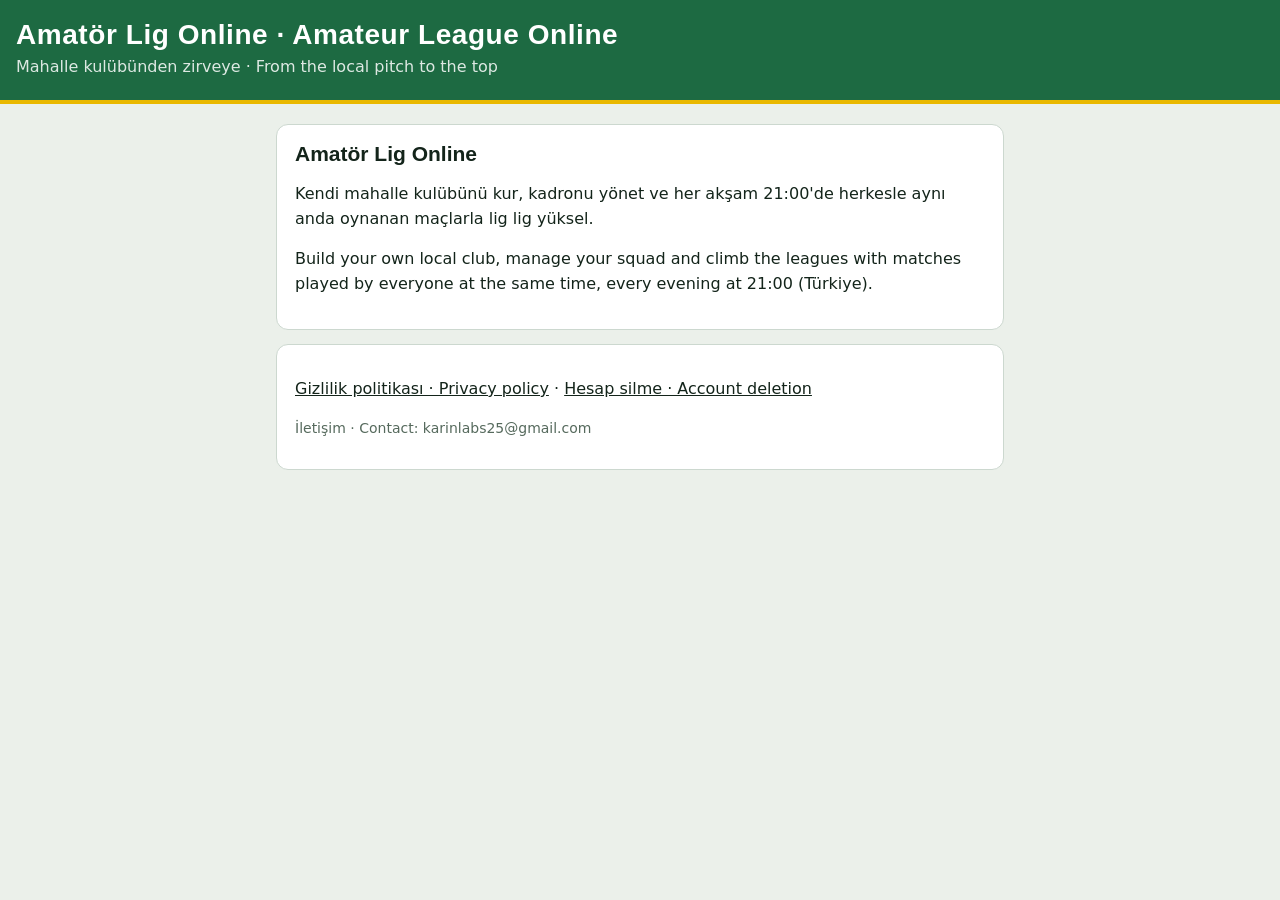
<file: index.html>
<!doctype html><html lang="tr"><head><meta charset="utf-8"><meta name="viewport" content="width=device-width,initial-scale=1">
<title>Amatör Lig Online</title><link rel="stylesheet" href="style.css"></head><body>
<header><h1>Amatör Lig Online · Amateur League Online</h1><p>Mahalle kulübünden zirveye · From the local pitch to the top</p></header>
<main><section><h2>Amatör Lig Online</h2><p>Kendi mahalle kulübünü kur, kadronu yönet ve her akşam 21:00'de herkesle aynı anda oynanan maçlarla lig lig yüksel.</p>
<p>Build your own local club, manage your squad and climb the leagues with matches played by everyone at the same time, every evening at 21:00 (Türkiye).</p></section>
<section><p><a href="privacy.html">Gizlilik politikası · Privacy policy</a> · <a href="delete.html">Hesap silme · Account deletion</a></p><p class="muted">İletişim · Contact: karinlabs25@gmail.com</p></section></main></body></html>
</file>
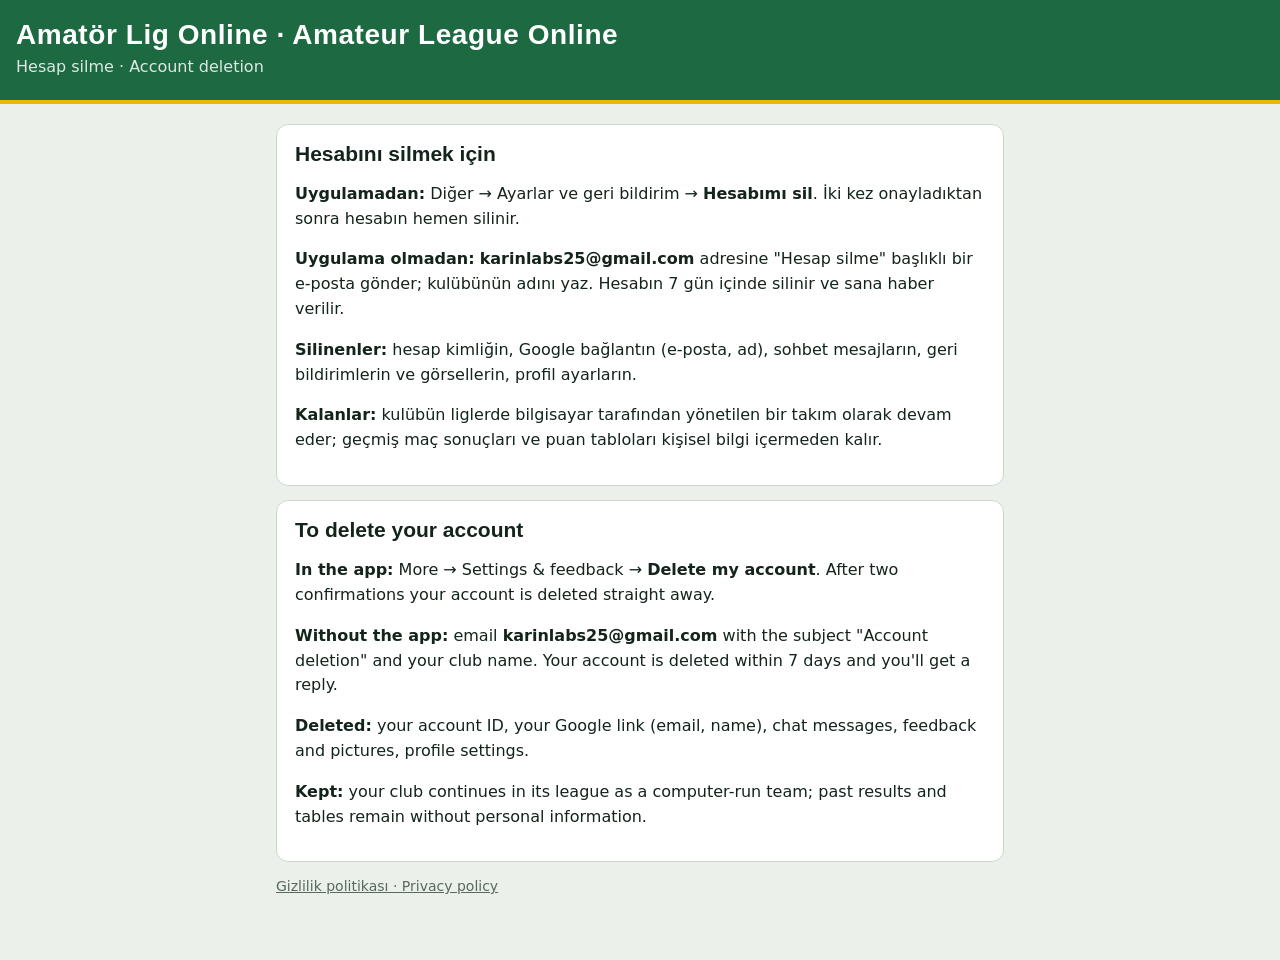
<file: delete.html>
<!doctype html><html lang="tr"><head><meta charset="utf-8"><meta name="viewport" content="width=device-width,initial-scale=1">
<title>Hesap Silme · Account Deletion — Amatör Lig Online</title><link rel="stylesheet" href="style.css"></head><body>
<header><h1>Amatör Lig Online · Amateur League Online</h1><p>Hesap silme · Account deletion</p></header>
<main>
<section><h2>Hesabını silmek için</h2><p><b>Uygulamadan:</b> Diğer → Ayarlar ve geri bildirim → <b>Hesabımı sil</b>. İki kez onayladıktan sonra hesabın hemen silinir.</p>
<p><b>Uygulama olmadan:</b> <b>karinlabs25@gmail.com</b> adresine "Hesap silme" başlıklı bir e-posta gönder; kulübünün adını yaz. Hesabın 7 gün içinde silinir ve sana haber verilir.</p>
<p><b>Silinenler:</b> hesap kimliğin, Google bağlantın (e-posta, ad), sohbet mesajların, geri bildirimlerin ve görsellerin, profil ayarların.</p>
<p><b>Kalanlar:</b> kulübün liglerde bilgisayar tarafından yönetilen bir takım olarak devam eder; geçmiş maç sonuçları ve puan tabloları kişisel bilgi içermeden kalır.</p></section>
<section><h2>To delete your account</h2><p><b>In the app:</b> More → Settings &amp; feedback → <b>Delete my account</b>. After two confirmations your account is deleted straight away.</p>
<p><b>Without the app:</b> email <b>karinlabs25@gmail.com</b> with the subject "Account deletion" and your club name. Your account is deleted within 7 days and you'll get a reply.</p>
<p><b>Deleted:</b> your account ID, your Google link (email, name), chat messages, feedback and pictures, profile settings.</p>
<p><b>Kept:</b> your club continues in its league as a computer-run team; past results and tables remain without personal information.</p></section>
<p class="muted"><a href="privacy.html">Gizlilik politikası · Privacy policy</a></p>
</main></body></html>
</file>
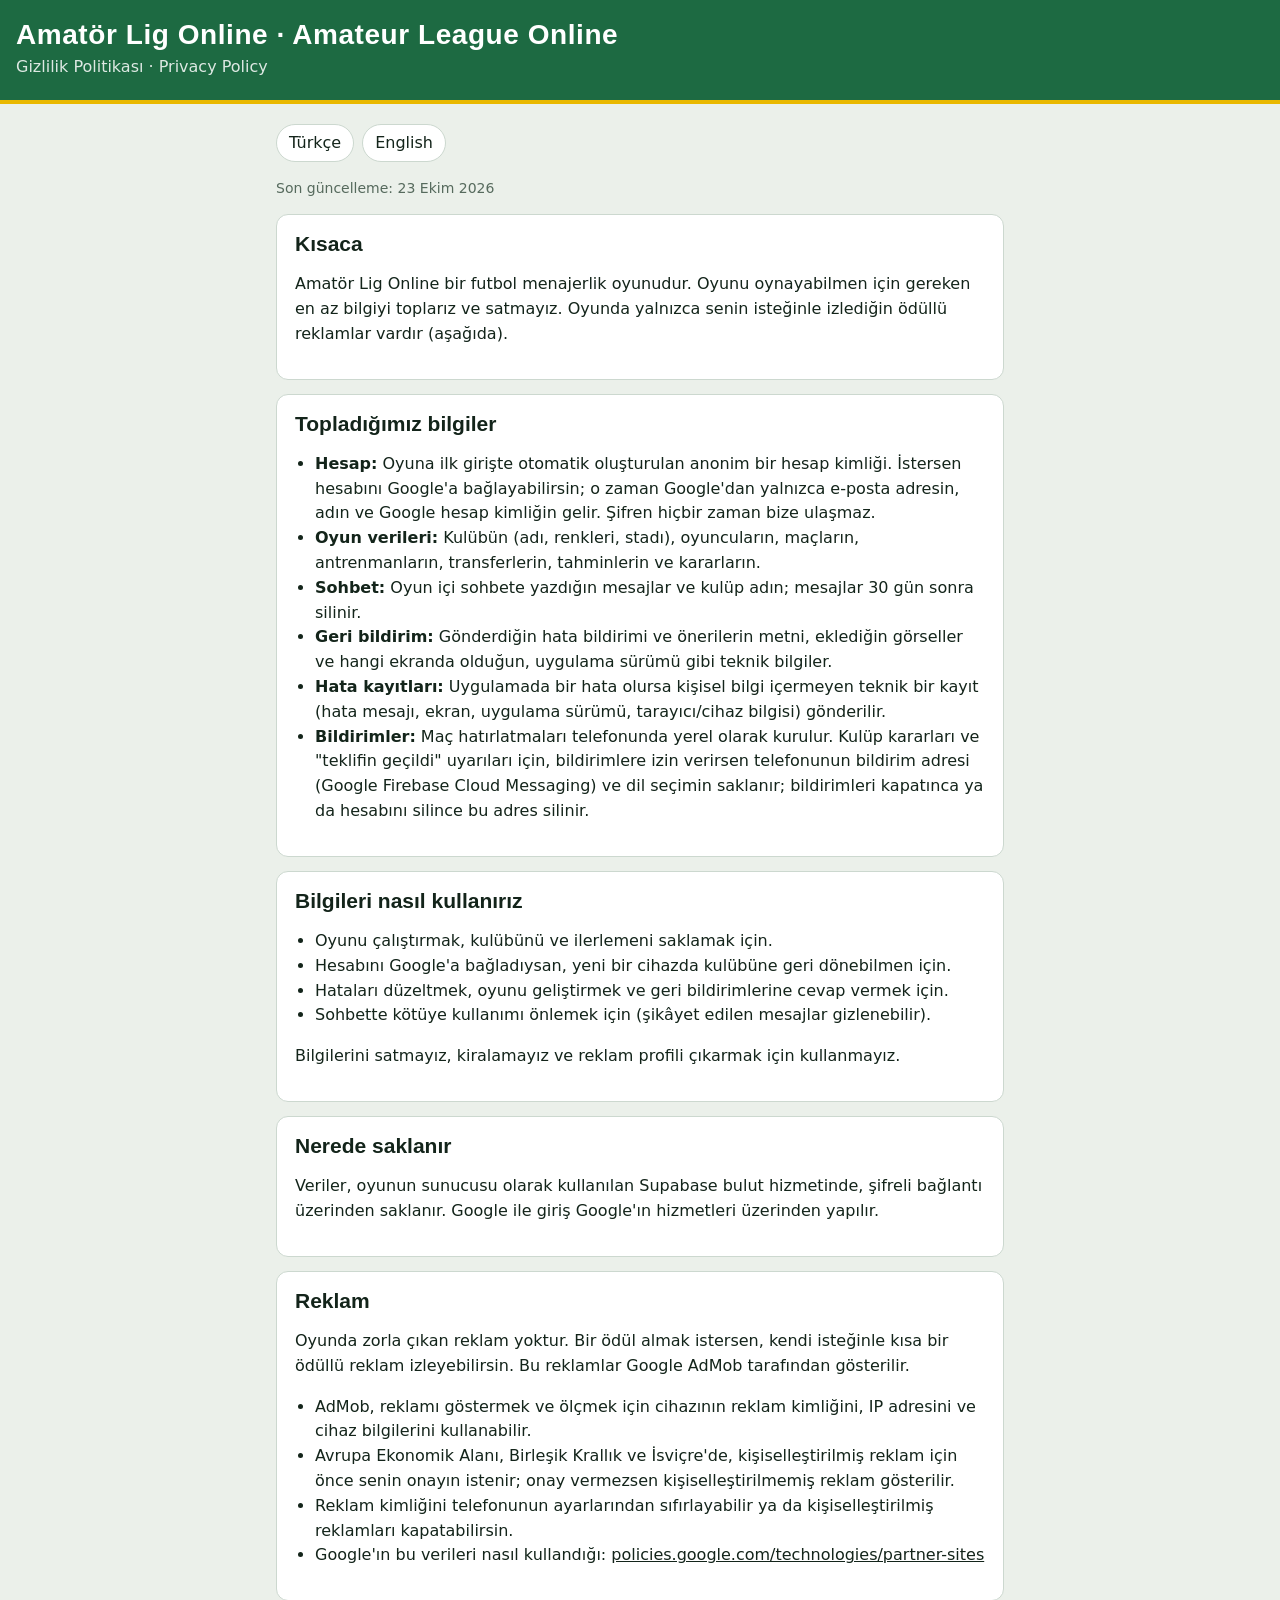
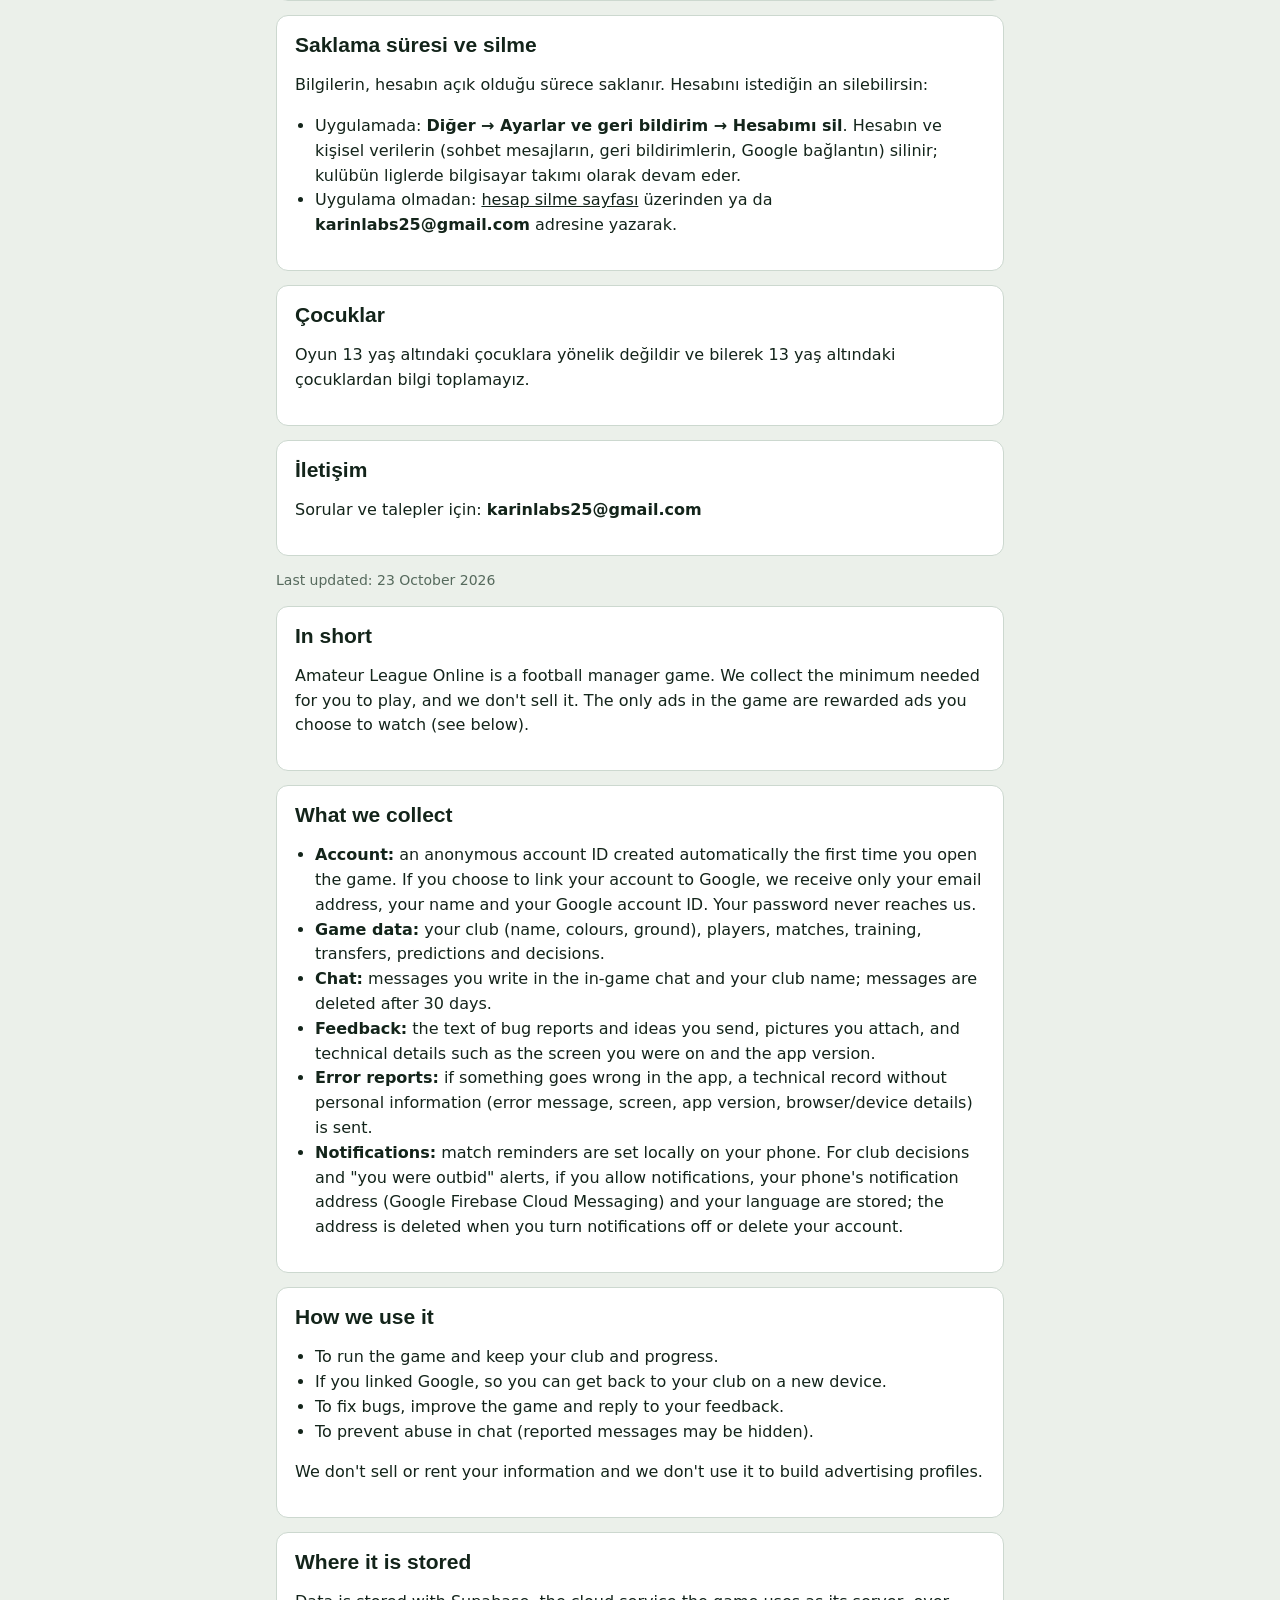
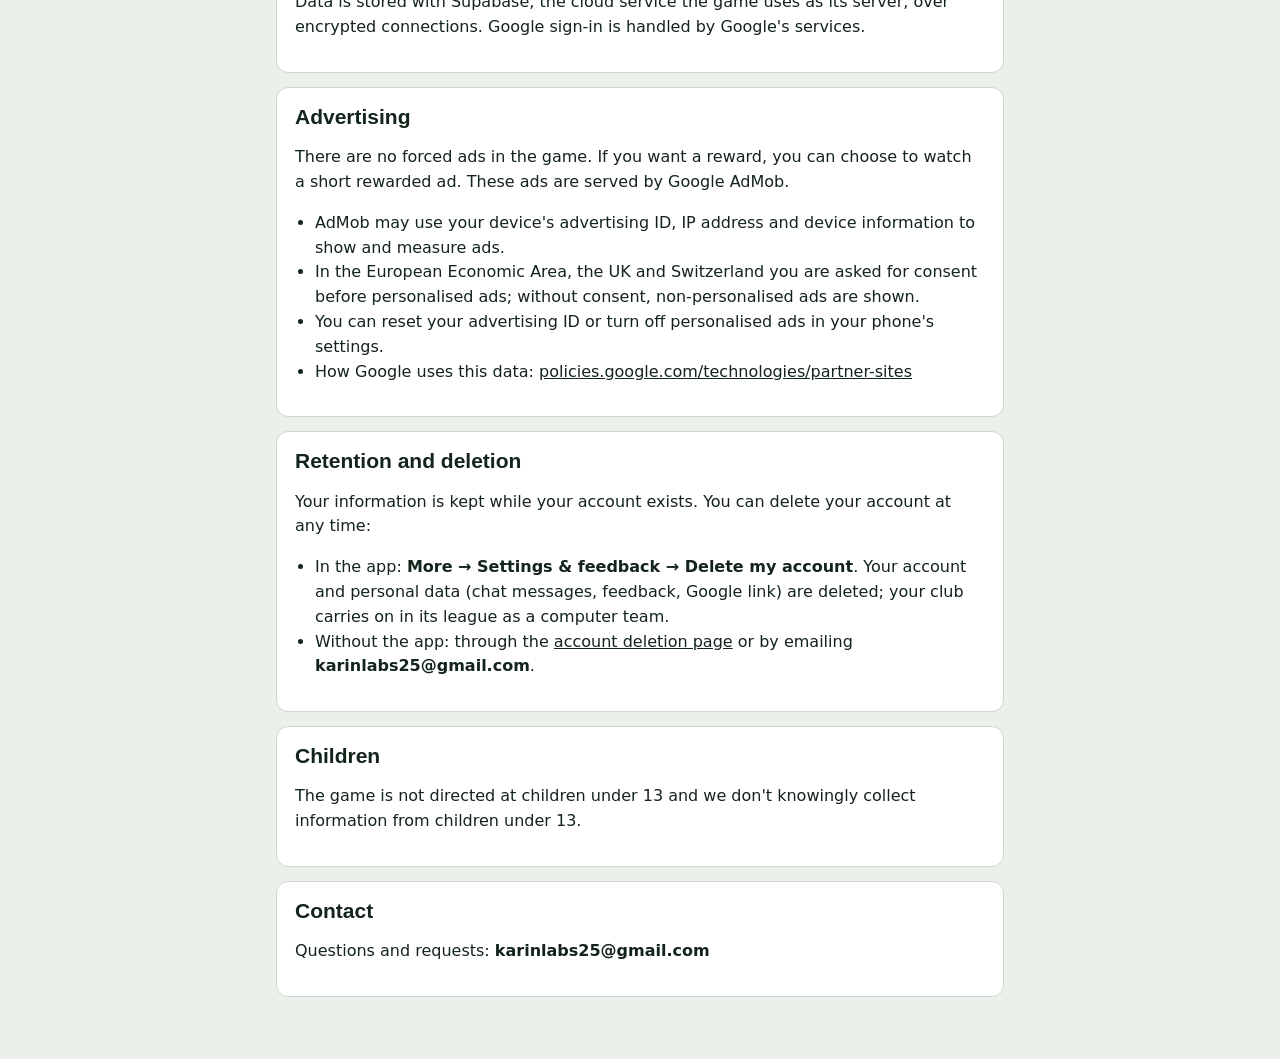
<file: privacy.html>
<!doctype html><html lang="tr"><head><meta charset="utf-8"><meta name="viewport" content="width=device-width,initial-scale=1">
<title>Gizlilik Politikası · Privacy Policy — Amatör Lig Online</title><link rel="stylesheet" href="style.css"></head><body>
<header><h1>Amatör Lig Online · Amateur League Online</h1><p>Gizlilik Politikası · Privacy Policy</p></header>
<main><nav class="lang"><a href="#tr">Türkçe</a><a href="#en">English</a></nav>
<div id="tr">
<p class="muted">Son güncelleme: 23 Ekim 2026</p>
<section><h2>Kısaca</h2><p>Amatör Lig Online bir futbol menajerlik oyunudur. Oyunu oynayabilmen için gereken en az bilgiyi toplarız ve satmayız. Oyunda yalnızca senin isteğinle izlediğin ödüllü reklamlar vardır (aşağıda).</p></section>
<section><h2>Topladığımız bilgiler</h2><ul>
<li><b>Hesap:</b> Oyuna ilk girişte otomatik oluşturulan anonim bir hesap kimliği. İstersen hesabını Google'a bağlayabilirsin; o zaman Google'dan yalnızca e-posta adresin, adın ve Google hesap kimliğin gelir. Şifren hiçbir zaman bize ulaşmaz.</li>
<li><b>Oyun verileri:</b> Kulübün (adı, renkleri, stadı), oyuncuların, maçların, antrenmanların, transferlerin, tahminlerin ve kararların.</li>
<li><b>Sohbet:</b> Oyun içi sohbete yazdığın mesajlar ve kulüp adın; mesajlar 30 gün sonra silinir.</li>
<li><b>Geri bildirim:</b> Gönderdiğin hata bildirimi ve önerilerin metni, eklediğin görseller ve hangi ekranda olduğun, uygulama sürümü gibi teknik bilgiler.</li>
<li><b>Hata kayıtları:</b> Uygulamada bir hata olursa kişisel bilgi içermeyen teknik bir kayıt (hata mesajı, ekran, uygulama sürümü, tarayıcı/cihaz bilgisi) gönderilir.</li>
<li><b>Bildirimler:</b> Maç hatırlatmaları telefonunda yerel olarak kurulur. Kulüp kararları ve "teklifin geçildi" uyarıları için, bildirimlere izin verirsen telefonunun bildirim adresi (Google Firebase Cloud Messaging) ve dil seçimin saklanır; bildirimleri kapatınca ya da hesabını silince bu adres silinir.</li></ul></section>
<section><h2>Bilgileri nasıl kullanırız</h2><ul><li>Oyunu çalıştırmak, kulübünü ve ilerlemeni saklamak için.</li><li>Hesabını Google'a bağladıysan, yeni bir cihazda kulübüne geri dönebilmen için.</li><li>Hataları düzeltmek, oyunu geliştirmek ve geri bildirimlerine cevap vermek için.</li><li>Sohbette kötüye kullanımı önlemek için (şikâyet edilen mesajlar gizlenebilir).</li></ul>
<p>Bilgilerini satmayız, kiralamayız ve reklam profili çıkarmak için kullanmayız.</p></section>
<section><h2>Nerede saklanır</h2><p>Veriler, oyunun sunucusu olarak kullanılan Supabase bulut hizmetinde, şifreli bağlantı üzerinden saklanır. Google ile giriş Google'ın hizmetleri üzerinden yapılır.</p></section>
<section><h2>Reklam</h2><p>Oyunda zorla çıkan reklam yoktur. Bir ödül almak istersen, kendi isteğinle kısa bir ödüllü reklam izleyebilirsin. Bu reklamlar Google AdMob tarafından gösterilir.</p><ul><li>AdMob, reklamı göstermek ve ölçmek için cihazının reklam kimliğini, IP adresini ve cihaz bilgilerini kullanabilir.</li><li>Avrupa Ekonomik Alanı, Birleşik Krallık ve İsviçre'de, kişiselleştirilmiş reklam için önce senin onayın istenir; onay vermezsen kişiselleştirilmemiş reklam gösterilir.</li><li>Reklam kimliğini telefonunun ayarlarından sıfırlayabilir ya da kişiselleştirilmiş reklamları kapatabilirsin.</li><li>Google'ın bu verileri nasıl kullandığı: <a href="https://policies.google.com/technologies/partner-sites">policies.google.com/technologies/partner-sites</a></li></ul></section>
<section><h2>Saklama süresi ve silme</h2><p>Bilgilerin, hesabın açık olduğu sürece saklanır. Hesabını istediğin an silebilirsin:</p><ul>
<li>Uygulamada: <b>Diğer → Ayarlar ve geri bildirim → Hesabımı sil</b>. Hesabın ve kişisel verilerin (sohbet mesajların, geri bildirimlerin, Google bağlantın) silinir; kulübün liglerde bilgisayar takımı olarak devam eder.</li>
<li>Uygulama olmadan: <a href="delete.html">hesap silme sayfası</a> üzerinden ya da <b>karinlabs25@gmail.com</b> adresine yazarak.</li></ul></section>
<section><h2>Çocuklar</h2><p>Oyun 13 yaş altındaki çocuklara yönelik değildir ve bilerek 13 yaş altındaki çocuklardan bilgi toplamayız.</p></section>
<section><h2>İletişim</h2><p>Sorular ve talepler için: <b>karinlabs25@gmail.com</b></p></section>
</div>
<div id="en">
<p class="muted">Last updated: 23 October 2026</p>
<section><h2>In short</h2><p>Amateur League Online is a football manager game. We collect the minimum needed for you to play, and we don't sell it. The only ads in the game are rewarded ads you choose to watch (see below).</p></section>
<section><h2>What we collect</h2><ul>
<li><b>Account:</b> an anonymous account ID created automatically the first time you open the game. If you choose to link your account to Google, we receive only your email address, your name and your Google account ID. Your password never reaches us.</li>
<li><b>Game data:</b> your club (name, colours, ground), players, matches, training, transfers, predictions and decisions.</li>
<li><b>Chat:</b> messages you write in the in-game chat and your club name; messages are deleted after 30 days.</li>
<li><b>Feedback:</b> the text of bug reports and ideas you send, pictures you attach, and technical details such as the screen you were on and the app version.</li>
<li><b>Error reports:</b> if something goes wrong in the app, a technical record without personal information (error message, screen, app version, browser/device details) is sent.</li>
<li><b>Notifications:</b> match reminders are set locally on your phone. For club decisions and "you were outbid" alerts, if you allow notifications, your phone's notification address (Google Firebase Cloud Messaging) and your language are stored; the address is deleted when you turn notifications off or delete your account.</li></ul></section>
<section><h2>How we use it</h2><ul><li>To run the game and keep your club and progress.</li><li>If you linked Google, so you can get back to your club on a new device.</li><li>To fix bugs, improve the game and reply to your feedback.</li><li>To prevent abuse in chat (reported messages may be hidden).</li></ul>
<p>We don't sell or rent your information and we don't use it to build advertising profiles.</p></section>
<section><h2>Where it is stored</h2><p>Data is stored with Supabase, the cloud service the game uses as its server, over encrypted connections. Google sign-in is handled by Google's services.</p></section>
<section><h2>Advertising</h2><p>There are no forced ads in the game. If you want a reward, you can choose to watch a short rewarded ad. These ads are served by Google AdMob.</p><ul><li>AdMob may use your device's advertising ID, IP address and device information to show and measure ads.</li><li>In the European Economic Area, the UK and Switzerland you are asked for consent before personalised ads; without consent, non-personalised ads are shown.</li><li>You can reset your advertising ID or turn off personalised ads in your phone's settings.</li><li>How Google uses this data: <a href="https://policies.google.com/technologies/partner-sites">policies.google.com/technologies/partner-sites</a></li></ul></section>
<section><h2>Retention and deletion</h2><p>Your information is kept while your account exists. You can delete your account at any time:</p><ul>
<li>In the app: <b>More → Settings &amp; feedback → Delete my account</b>. Your account and personal data (chat messages, feedback, Google link) are deleted; your club carries on in its league as a computer team.</li>
<li>Without the app: through the <a href="delete.html">account deletion page</a> or by emailing <b>karinlabs25@gmail.com</b>.</li></ul></section>
<section><h2>Children</h2><p>The game is not directed at children under 13 and we don't knowingly collect information from children under 13.</p></section>
<section><h2>Contact</h2><p>Questions and requests: <b>karinlabs25@gmail.com</b></p></section>
</div></main></body></html>
</file>
<file: style.css>
:root{--bg:#EBF0EA;--surface:#fff;--ink:#13241A;--muted:#566A5D;--line:#CCD8CF;--pitch:#1D6A42;--card:#E9B800}
@media (prefers-color-scheme:dark){:root{--bg:#0D1611;--surface:#15221A;--ink:#E3ECE5;--muted:#91A698;--line:#273A2E;--pitch:#1A5C3A;--card:#F0C531}}
*{box-sizing:border-box}body{margin:0;background:var(--bg);color:var(--ink);font:16px/1.55 "Source Sans 3",system-ui,sans-serif}
header{background:var(--pitch);color:#fff;padding:20px 16px;border-bottom:4px solid var(--card)}header h1{margin:0;font:700 28px/1.1 "Saira Condensed","Arial Narrow",sans-serif;letter-spacing:.02em}
header p{margin:4px 0 0;opacity:.85}main{max-width:760px;margin:0 auto;padding:20px 16px 48px}
nav.lang{display:flex;gap:8px;margin-bottom:16px}nav.lang a{padding:6px 12px;border:1px solid var(--line);border-radius:999px;color:var(--ink);text-decoration:none;background:var(--surface)}
section{background:var(--surface);border:1px solid var(--line);border-radius:12px;padding:16px 18px;margin-bottom:14px}h2{font:700 21px/1.2 "Saira Condensed","Arial Narrow",sans-serif;margin:0 0 8px}
ul{padding-left:20px}a{color:inherit}.muted{color:var(--muted);font-size:14px}code{background:var(--bg);padding:1px 6px;border-radius:6px}
</file>
